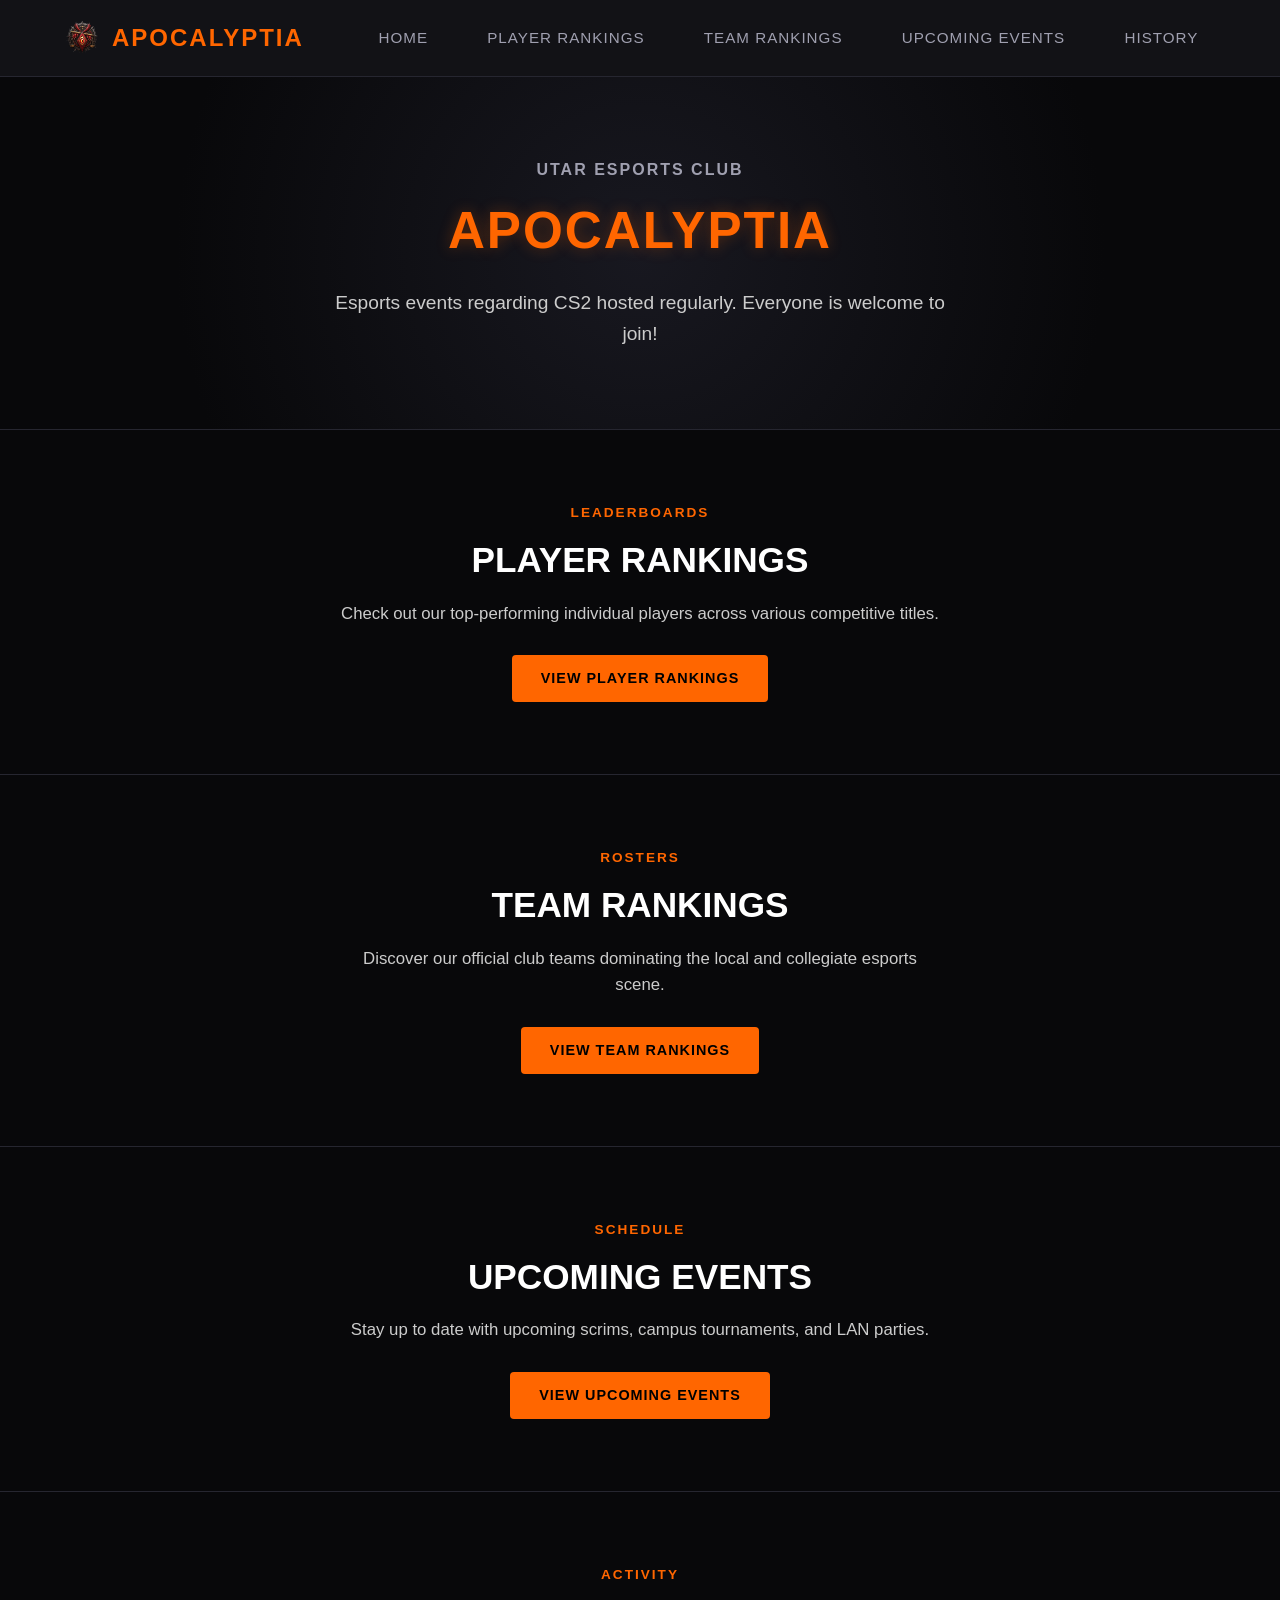
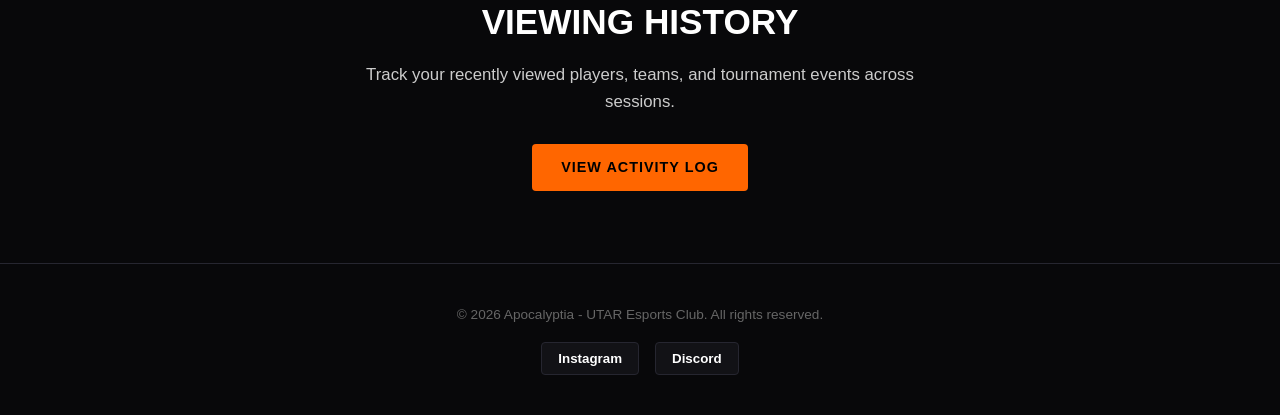
<file: index.html>
<!DOCTYPE html>
<html lang="en">
<head>
  <meta charset="UTF-8">
  <meta name="viewport" content="width=device-width, initial-scale=1.0">
  <title>Apocalyptia Esports</title>
  <link rel="stylesheet" href="style.css">
</head>
<body>

  <!-- Header Container -->
  <div id="header-placeholder"></div>

  <!-- Backdrop overlay when drawer is open -->
  <div id="nav-overlay" class="nav-overlay"></div>

  <!-- Main Content Area -->
  <main>

    <!-- Banner Section -->
    <section class="banner">
      <div class="section-content">
        <span class="sub-heading">UTAR Esports Club</span>
        <h2>Apocalyptia</h2>
        <p>Esports events regarding CS2 hosted regularly. Everyone is welcome to join!</p>
      </div>
    </section>

    <!-- Section 1: Player Rankings -->
    <section class="page-section">
      <div class="section-content">
        <span class="sub-heading">Leaderboards</span>
        <h2>Player Rankings</h2>
        <p>Check out our top-performing individual players across various competitive titles.</p>
        <a href="player-rankings.html" class="btn">View Player Rankings</a>
      </div>
    </section>

    <!-- Section 2: Team Rankings -->
    <section class="page-section">
      <div class="section-content">
        <span class="sub-heading">Rosters</span>
        <h2>Team Rankings</h2>
        <p>Discover our official club teams dominating the local and collegiate esports scene.</p>
        <a href="team-rankings.html" class="btn">View Team Rankings</a>
      </div>
    </section>

    <!-- Section 3: Upcoming Events -->
    <section class="page-section">
      <div class="section-content">
        <span class="sub-heading">Schedule</span>
        <h2>Upcoming Events</h2>
        <p>Stay up to date with upcoming scrims, campus tournaments, and LAN parties.</p>
        <a href="upcoming-events.html" class="btn">View Upcoming Events</a>
      </div>
    </section>

    <!-- Section 4: Viewing History -->
    <section class="page-section">
      <div class="section-content">
        <span class="sub-heading">Activity</span>
        <h2>Viewing History</h2>
        <p>Track your recently viewed players, teams, and tournament events across sessions.</p>
        <a href="history.html" class="btn">View Activity Log</a>
      </div>
    </section>

  </main>

  <div id="footer-placeholder"></div>
  
  <!-- Global Scripts -->
  <script src="https://code.jquery.com/jquery-3.7.1.min.js"></script>
  <script src="layout.js"></script>
  <script src="nav.js"></script>
  <script src="tracker.js"></script>
</body>
</html>
</file>
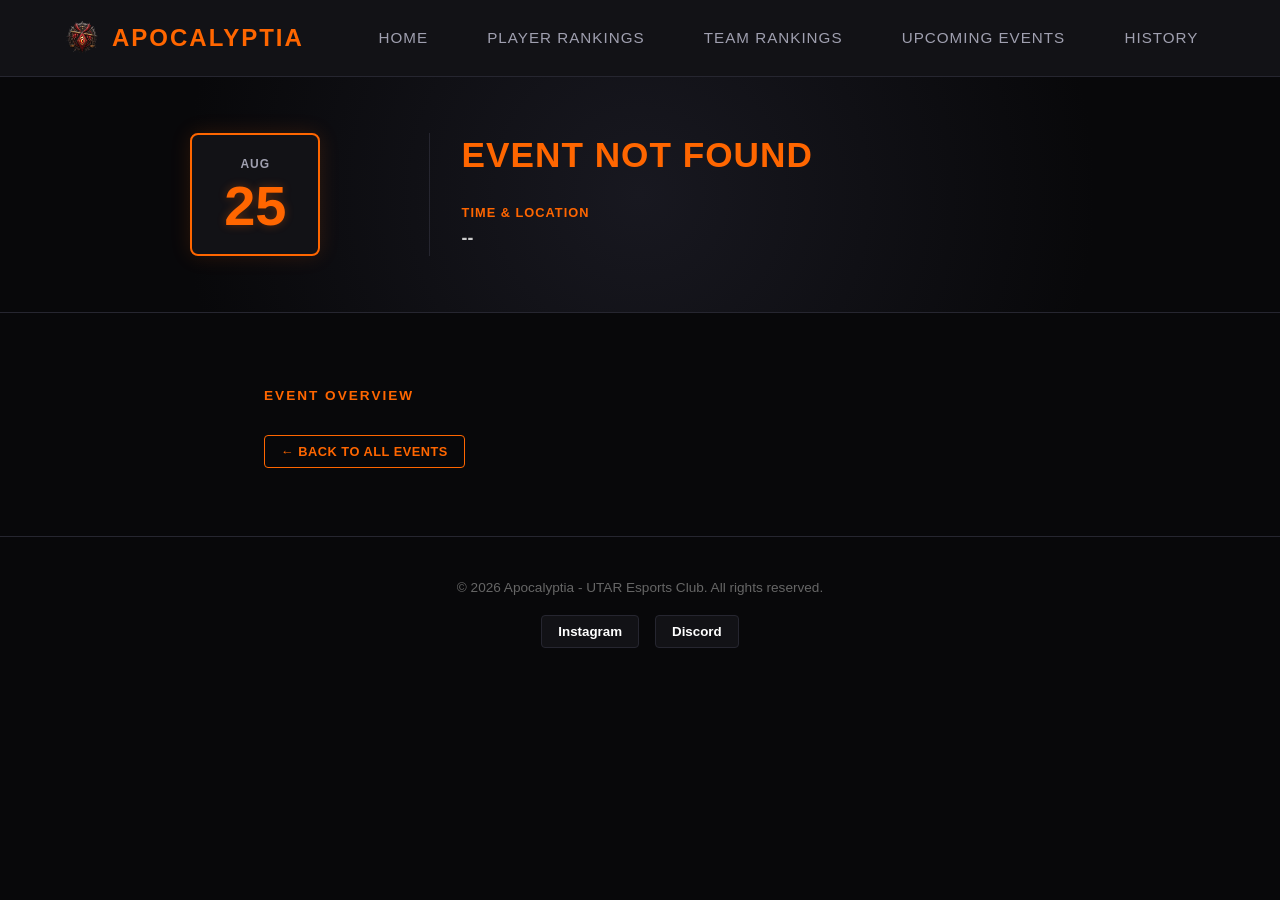
<file: event.html>
<!DOCTYPE html>
<html lang="en">
<head>
  <meta charset="UTF-8">
  <meta name="viewport" content="width=device-width, initial-scale=1.0">
  <title>Apocalyptia Esports</title>
  <link rel="stylesheet" href="style.css">
</head>
<body>

  <!-- Header Container -->
  <div id="header-placeholder"></div>

  <!-- Backdrop overlay when drawer is open -->
  <div id="nav-overlay" class="nav-overlay"></div>

  <main>
    <section class="player-banner-section">
      <div class="player-banner-container">
        
        <!-- Left Section (~30%): Date & Time Box -->
        <div class="player-profile-left">
          <div class="rating-box" style="margin-bottom: 0;">
            <span id="event-month" class="rating-label">AUG</span>
            <div id="event-day" class="rating-score" style="font-size: 3.5rem;">25</div>
          </div>
        </div>

        <!-- Right Section (~70%): Event Name & Location -->
        <div class="player-profile-right">
          <div class="profile-meta">
            <h1 id="event-title" class="profile-name" style="font-size: 2.2rem; color: #ff6600;">Loading...</h1>
            <div class="meta-item" style="margin-top: 0.5rem;">
              <span class="meta-label">Time & Location</span>
              <span id="event-time-loc" class="meta-value" style="font-size: 1.1rem; color: #cccccc;">--</span>
            </div>
          </div>
        </div>

      </div>
    </section>

    <!-- Detailed Info -->
    <section class="page-section">
      <div class="section-content" style="max-width: 800px; text-align: left;">
        <span class="sub-heading">Event Overview</span>
        <p id="event-desc" style="font-size: 1.2rem; color: #ffffff; margin-bottom: 1.5rem;"></p>
        <p id="event-details" style="color: #a0a0b0; line-height: 1.8;"></p>
        
        <div style="margin-top: 2rem;">
          <a href="upcoming-events.html" class="btn-sm">← Back to All Events</a>
        </div>
      </div>
    </section>
  </main>

  <div id="footer-placeholder"></div>

  <script src="events.js"></script>
  <script src="tracker.js"></script>
  <script>
    const urlParams = new URLSearchParams(window.location.search);
    const eventId = urlParams.get('id');

    const event = eventsData.find(e => e.id === eventId);

    if (event) {
      // Record the visit in local/session storage
      trackPageVisit(event.title, 'event');
      
      document.title = `${event.title} - Apocalyptia`;
      document.getElementById('event-title').textContent = event.title;
      document.getElementById('event-month').textContent = event.month;
      document.getElementById('event-day').textContent = event.day;
      document.getElementById('event-time-loc').textContent = `🕒 ${event.time} | 📍 ${event.location}`;
      document.getElementById('event-desc').textContent = event.description;
      document.getElementById('event-details').textContent = event.details;
    } else {
      document.getElementById('event-title').textContent = "Event Not Found";
    }
  </script>
  
  <!-- Global Scripts -->
  <!-- Load jQuery CDN -->
  <script src="https://code.jquery.com/jquery-3.7.1.min.js"></script>
  <script src="layout.js"></script>
  <script src="nav.js"></script>
</body>
</html>
</file>
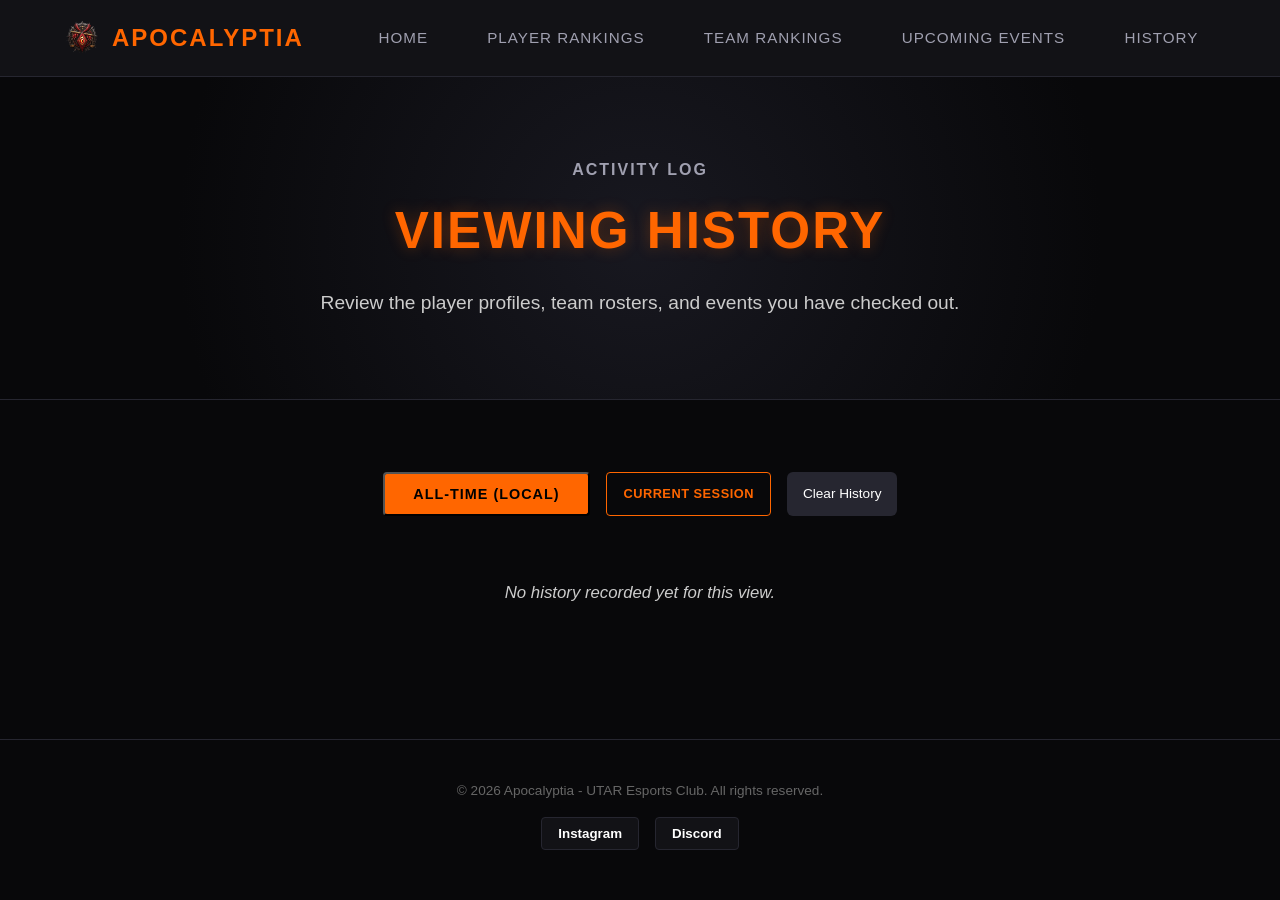
<file: history.html>
<!DOCTYPE html>
<html lang="en">
<head>
  <meta charset="UTF-8">
  <meta name="viewport" content="width=device-width, initial-scale=1.0">
  <title>Viewing History - Apocalyptia</title>
  <link rel="stylesheet" href="style.css">
</head>
<body>

  <div id="header-placeholder"></div>
  <div id="nav-overlay" class="nav-overlay"></div>

  <main>
    <section class="banner">
      <div class="section-content">
        <span class="sub-heading">Activity Log</span>
        <h2>Viewing History</h2>
        <p>Review the player profiles, team rosters, and events you have checked out.</p>
      </div>
    </section>

    <section class="page-section">
      <div class="section-content">
        <!-- Storage Switcher Tabs -->
        <div class="history-tabs">
          <button id="btn-local" class="btn">All-Time (Local)</button>
          <button id="btn-session" class="btn-sm">Current Session</button>
          <button id="btn-clear" class="btn-clear">Clear History</button>
        </div>

        <!-- Dynamic Container -->
        <div id="history-container" class="history-card-list"></div>
      </div>
    </section>
  </main>

  <div id="footer-placeholder"></div>

  <script src="https://code.jquery.com/jquery-3.7.1.min.js"></script>
  <script src="layout.js"></script>
  <script src="nav.js"></script>
  <script>
    let activeMode = 'local';

    function renderHistory() {
      const storageKey = activeMode === 'local' ? 'apocalyptia_history' : 'apocalyptia_session_history';
      const rawData = activeMode === 'local' ? localStorage.getItem(storageKey) : sessionStorage.getItem(storageKey);
      const logs = JSON.parse(rawData) || [];

      const container = $('#history-container');
      container.empty();

      if (logs.length === 0) {
        container.html('<p class="empty-msg">No history recorded yet for this view.</p>');
        return;
      }

      logs.forEach(item => {
        const card = `
          <div class="history-item">
            <div class="history-item-info">
              <h3>${item.title}</h3>
              <div>
                <span class="history-badge">${item.category}</span>
                <span class="history-time">Visited: ${item.timestamp}</span>
              </div>
            </div>
            <a href="${item.url}" class="btn-sm">Revisit</a>
          </div>
        `;
        container.append(card);
      });
    }

    $(document).ready(function() {
      renderHistory();

      $('#btn-local').click(function() {
        activeMode = 'local';
        $(this).removeClass('btn-sm').addClass('btn');
        $('#btn-session').removeClass('btn').addClass('btn-sm');
        renderHistory();
      });

      $('#btn-session').click(function() {
        activeMode = 'session';
        $(this).removeClass('btn-sm').addClass('btn');
        $('#btn-local').removeClass('btn').addClass('btn-sm');
        renderHistory();
      });

      $('#btn-clear').click(function() {
        if (confirm('Clear history for ' + activeMode + ' storage?')) {
          if (activeMode === 'local') {
            localStorage.removeItem('apocalyptia_history');
          } else {
            sessionStorage.removeItem('apocalyptia_session_history');
          }
          renderHistory();
        }
      });
    });
  </script>
</body>
</html>
</file>
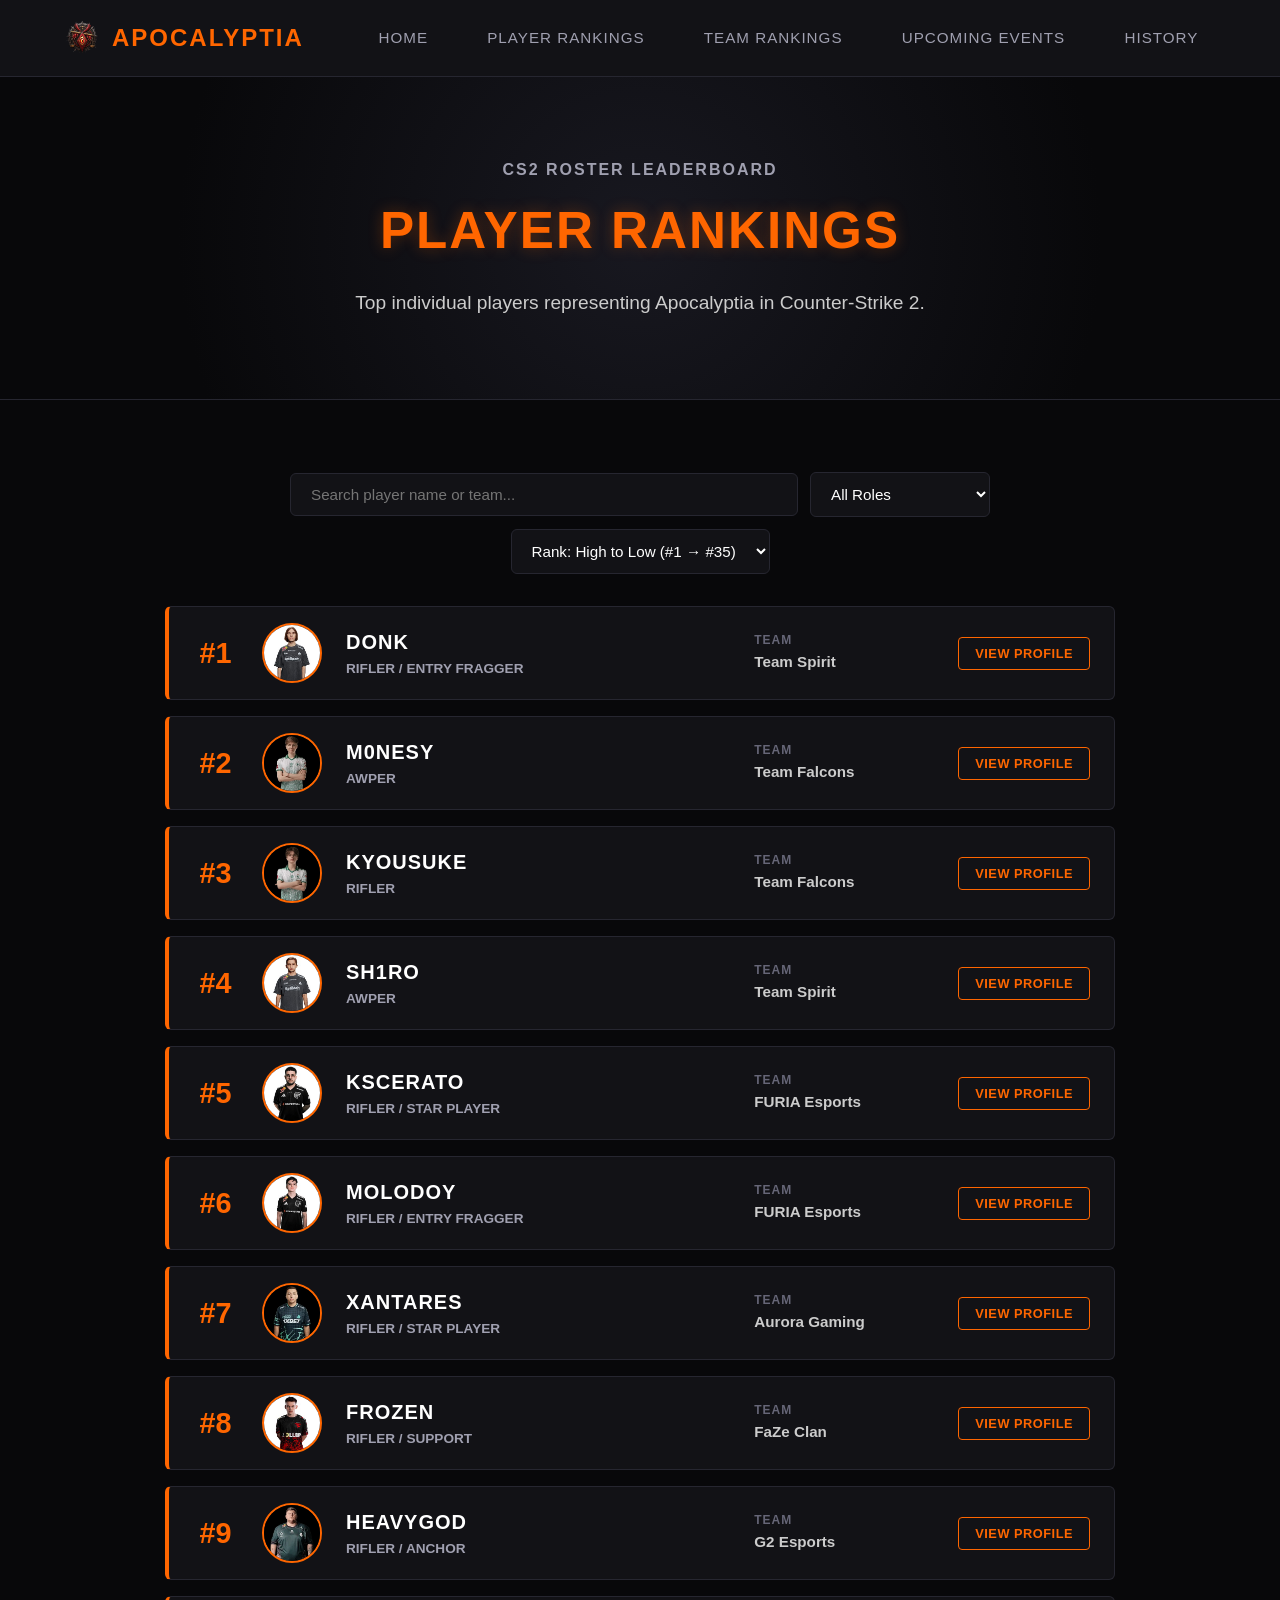
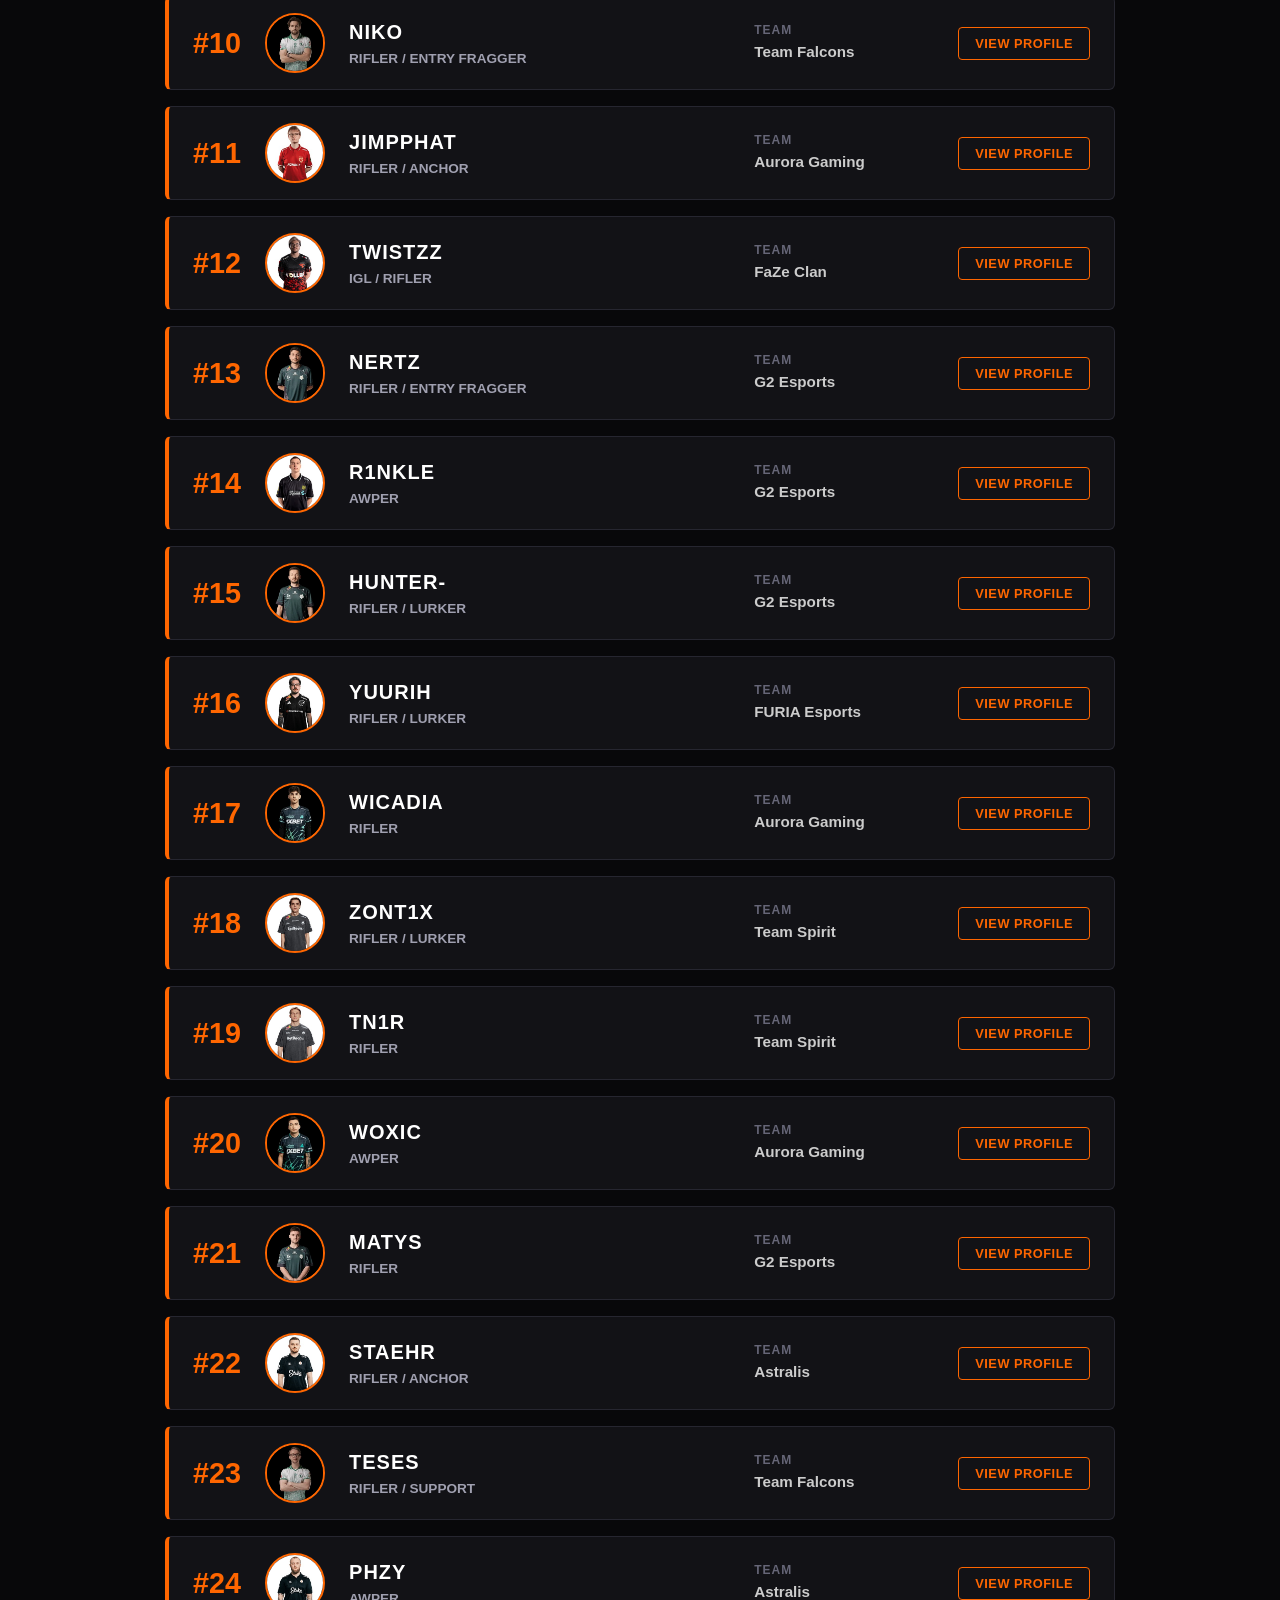
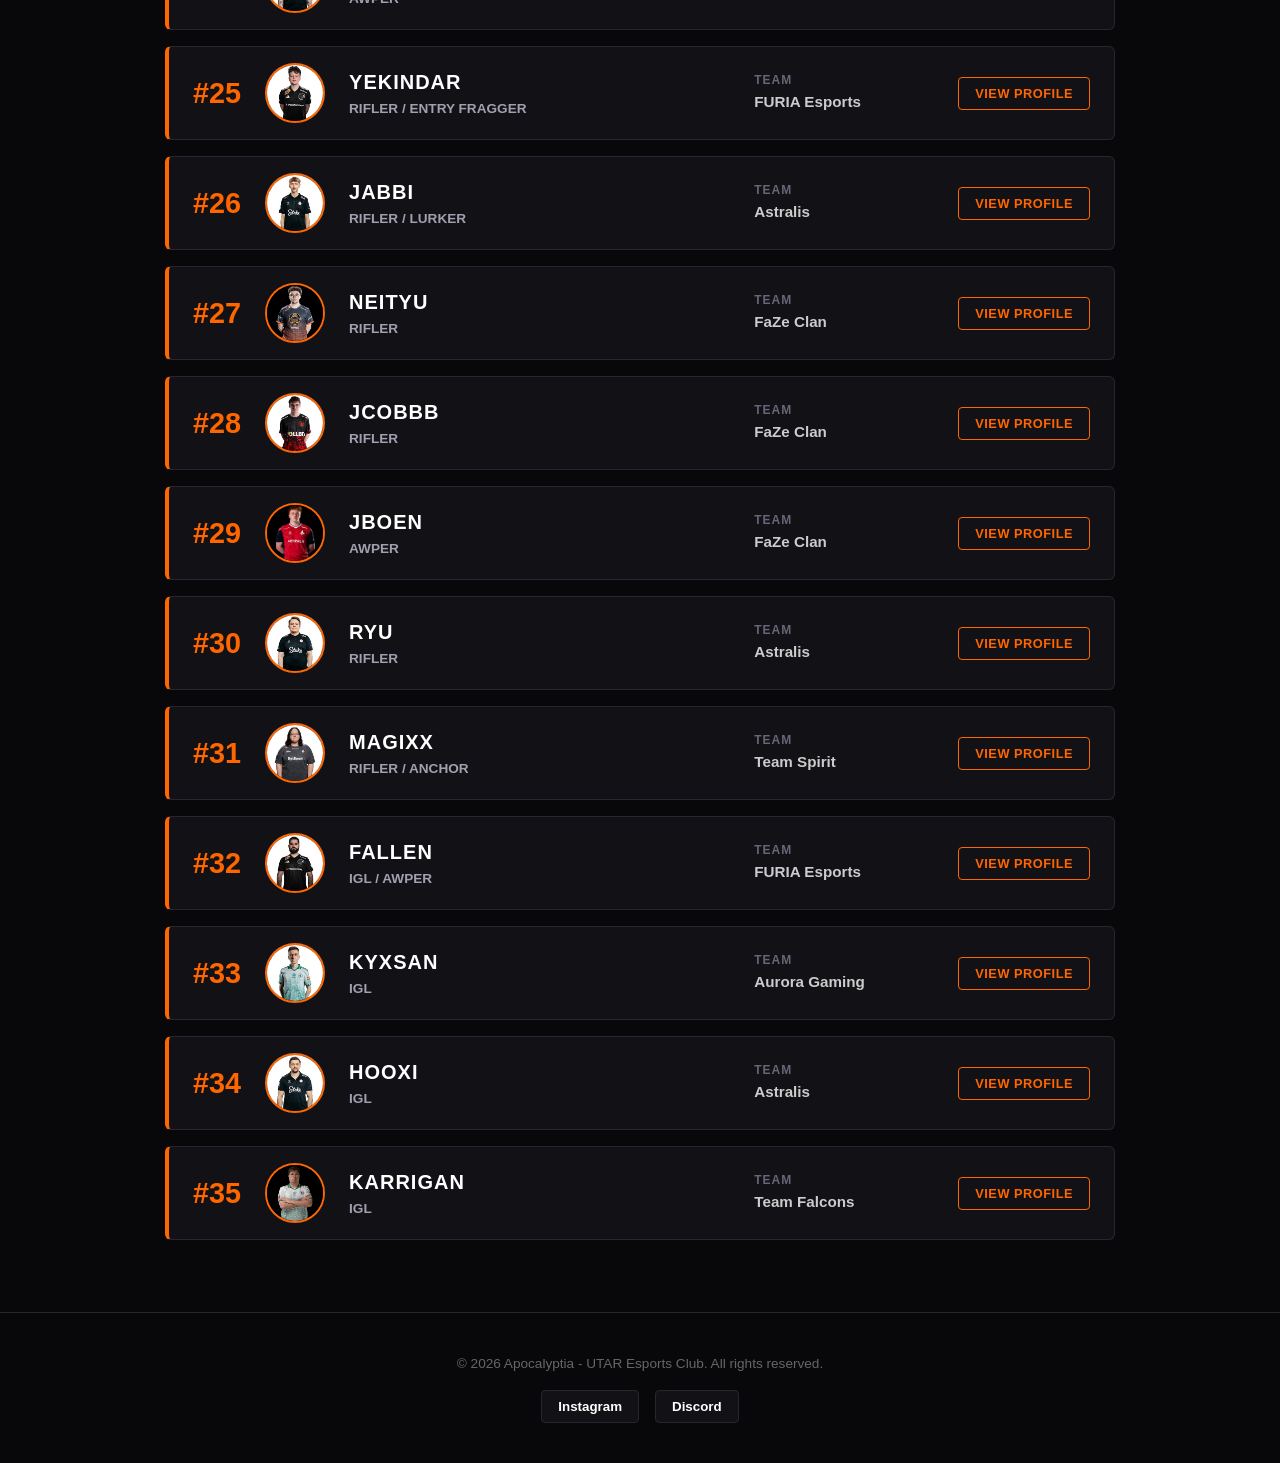
<file: player-rankings.html>
<!DOCTYPE html>
<html lang="en">
<head>
  <meta charset="UTF-8">
  <meta name="viewport" content="width=device-width, initial-scale=1.0">
  <title>Apocalyptia Esports</title>
  <link rel="stylesheet" href="style.css">
</head>
<body>

  <!-- Header Container -->
  <div id="header-placeholder"></div>

  <!-- Backdrop overlay when drawer is open -->
  <div id="nav-overlay" class="nav-overlay"></div>

  <main>
    <section class="banner">
      <div class="section-content">
        <span class="sub-heading">CS2 Roster Leaderboard</span>
        <h2>Player Rankings</h2>
        <p>Top individual players representing Apocalyptia in Counter-Strike 2.</p>
      </div>
    </section>

    <section class="page-section">
      <div class="section-content">
        
        <!-- Search, Filter & Sort Controls -->
        <div class="search-container">
          <input 
            type="text" 
            id="player-search" 
            class="search-input" 
            placeholder="Search player name or team..."
          >
          
          <!-- Role Filter Dropdown -->
          <select id="role-select" class="search-select">
            <option value="">All Roles</option>
            <option value="IGL">IGL</option>
            <option value="Awper">Awper</option>
            <option value="Entry Fragger">Entry Fragger</option>
            <option value="Rifler">Rifler</option>
            <option value="Support">Support</option>
            <option value="Lurker">Lurker</option>
            <option value="Anchor">Anchor</option>
          </select>

          <!-- Sort Select Dropdown -->
          <select id="sort-select" class="search-select">
            <option value="rank-asc">Rank: High to Low (#1 → #35)</option>
            <option value="rank-desc">Rank: Low to High (#35 → #1)</option>
            <option value="rating-desc">Rating: Highest First</option>
            <option value="rating-asc">Rating: Lowest First</option>
            <option value="name-asc">Name: A to Z</option>
            <option value="name-desc">Name: Z to A</option>
            <option value="age-asc">Age: Youngest First</option>
            <option value="age-desc">Age: Oldest First</option>
          </select>

          <button id="clear-search" class="btn-clear" style="display: none;">Clear</button>
        </div>

        <!-- Target Container for Dynamic Cards -->
        <div id="player-list" class="player-list"></div>

      </div>
    </section>
  </main>

  <div id="footer-placeholder"></div>

  <!-- Scripts -->
  <script src="cookies.js"></script>
  <script src="players.js"></script>
  <script>
    const container = document.getElementById('player-list');
    const searchInput = document.getElementById('player-search');
    const roleSelect = document.getElementById('role-select');
    const sortSelect = document.getElementById('sort-select');
    const clearBtn = document.getElementById('clear-search');

    // Helper function to handle sorting on an array
    function sortPlayerData(data, sortKey) {
      const [property, direction] = sortKey.split('-');
      
      return [...data].sort((a, b) => {
        let valA = a[property];
        let valB = b[property];

        // Parse numerical values if sorting by rank, rating, or age
        if (property === 'rank' || property === 'rating' || property === 'age') {
          valA = parseFloat(valA);
          valB = parseFloat(valB);
        } else if (typeof valA === 'string') {
          valA = valA.toLowerCase();
          valB = valB.toLowerCase();
        }

        if (direction === 'asc') {
          return valA > valB ? 1 : valA < valB ? -1 : 0;
        } else {
          return valA < valB ? 1 : valA > valB ? -1 : 0;
        }
      });
    }

    function renderPlayers(textQuery = '', roleQuery = '', sortQuery = 'rank-asc') {
      container.innerHTML = '';

      // 1. Filter dataset
      const filtered = playersData.filter(player => {
        const textMatch = 
          player.name.toLowerCase().includes(textQuery.toLowerCase()) ||
          player.teamName.toLowerCase().includes(textQuery.toLowerCase());

        const roleMatch = roleQuery === '' || 
          player.role.toLowerCase().includes(roleQuery.toLowerCase());

        return textMatch && roleMatch;
      });

      if (filtered.length === 0) {
        container.innerHTML = `<p style="color: #a0a0b0; text-align: center; margin-top: 2rem;">No players found matching your filters.</p>`;
        return;
      }

      // 2. Sort filtered dataset
      const sorted = sortPlayerData(filtered, sortQuery);

      // 3. Render DOM cards
      sorted.forEach(player => {
        const card = document.createElement('div');
        card.className = 'player-card';

        card.innerHTML = `
          <div class="card-rank">#${player.rank}</div>
          <div class="card-avatar">
            <img src="${player.avatar}" alt="${player.name} Avatar">
          </div>
          <div class="card-details">
            <a href="player.html?id=${player.id}" class="player-name">${player.name}</a>
            <span class="player-role">${player.role}</span>
          </div>
          <div class="card-team">
            <span class="team-label">Team</span>
            <a href="${player.teamUrl}" class="team-name">${player.teamName}</a>
          </div>
          <div class="card-action">
            <a href="player.html?id=${player.id}" class="btn-sm">View Profile</a>
          </div>
        `;
        container.appendChild(card);
      });
    }

    function updateFiltersAndCookies() {
      const textQuery = searchInput.value.trim();
      const roleQuery = roleSelect.value;
      const sortQuery = sortSelect.value;

      // Persist preferences in cookies
      setCookie('playerSearchQuery', textQuery, 30);
      setCookie('playerRoleQuery', roleQuery, 30);
      setCookie('playerSortQuery', sortQuery, 30);

      // Show/hide clear button
      clearBtn.style.display = (textQuery || roleQuery || sortQuery !== 'rank-asc') ? 'inline-block' : 'none';

      renderPlayers(textQuery, roleQuery, sortQuery);
    }

    // Load filter and sort preferences from cookies on page load
    const savedText = getCookie('playerSearchQuery');
    const savedRole = getCookie('playerRoleQuery');
    const savedSort = getCookie('playerSortQuery');

    if (savedText) searchInput.value = savedText;
    if (savedRole) roleSelect.value = savedRole;
    if (savedSort) sortSelect.value = savedSort;

    if (savedText || savedRole || (savedSort && savedSort !== 'rank-asc')) {
      clearBtn.style.display = 'inline-block';
    }

    renderPlayers(searchInput.value.trim(), roleSelect.value, sortSelect.value);

    // Event Listeners
    searchInput.addEventListener('input', updateFiltersAndCookies);
    roleSelect.addEventListener('change', updateFiltersAndCookies);
    sortSelect.addEventListener('change', updateFiltersAndCookies);

    // Clear filters and reset sort
    clearBtn.addEventListener('click', () => {
      searchInput.value = '';
      roleSelect.value = '';
      sortSelect.value = 'rank-asc';
      setCookie('playerSearchQuery', '', -1);
      setCookie('playerRoleQuery', '', -1);
      setCookie('playerSortQuery', '', -1);
      clearBtn.style.display = 'none';
      renderPlayers();
    });
  </script>
  
  <!-- Global Scripts -->
  <script src="https://code.jquery.com/jquery-3.7.1.min.js"></script>
  <script src="layout.js"></script>
  <script src="nav.js"></script>
</body>
</html>
</file>
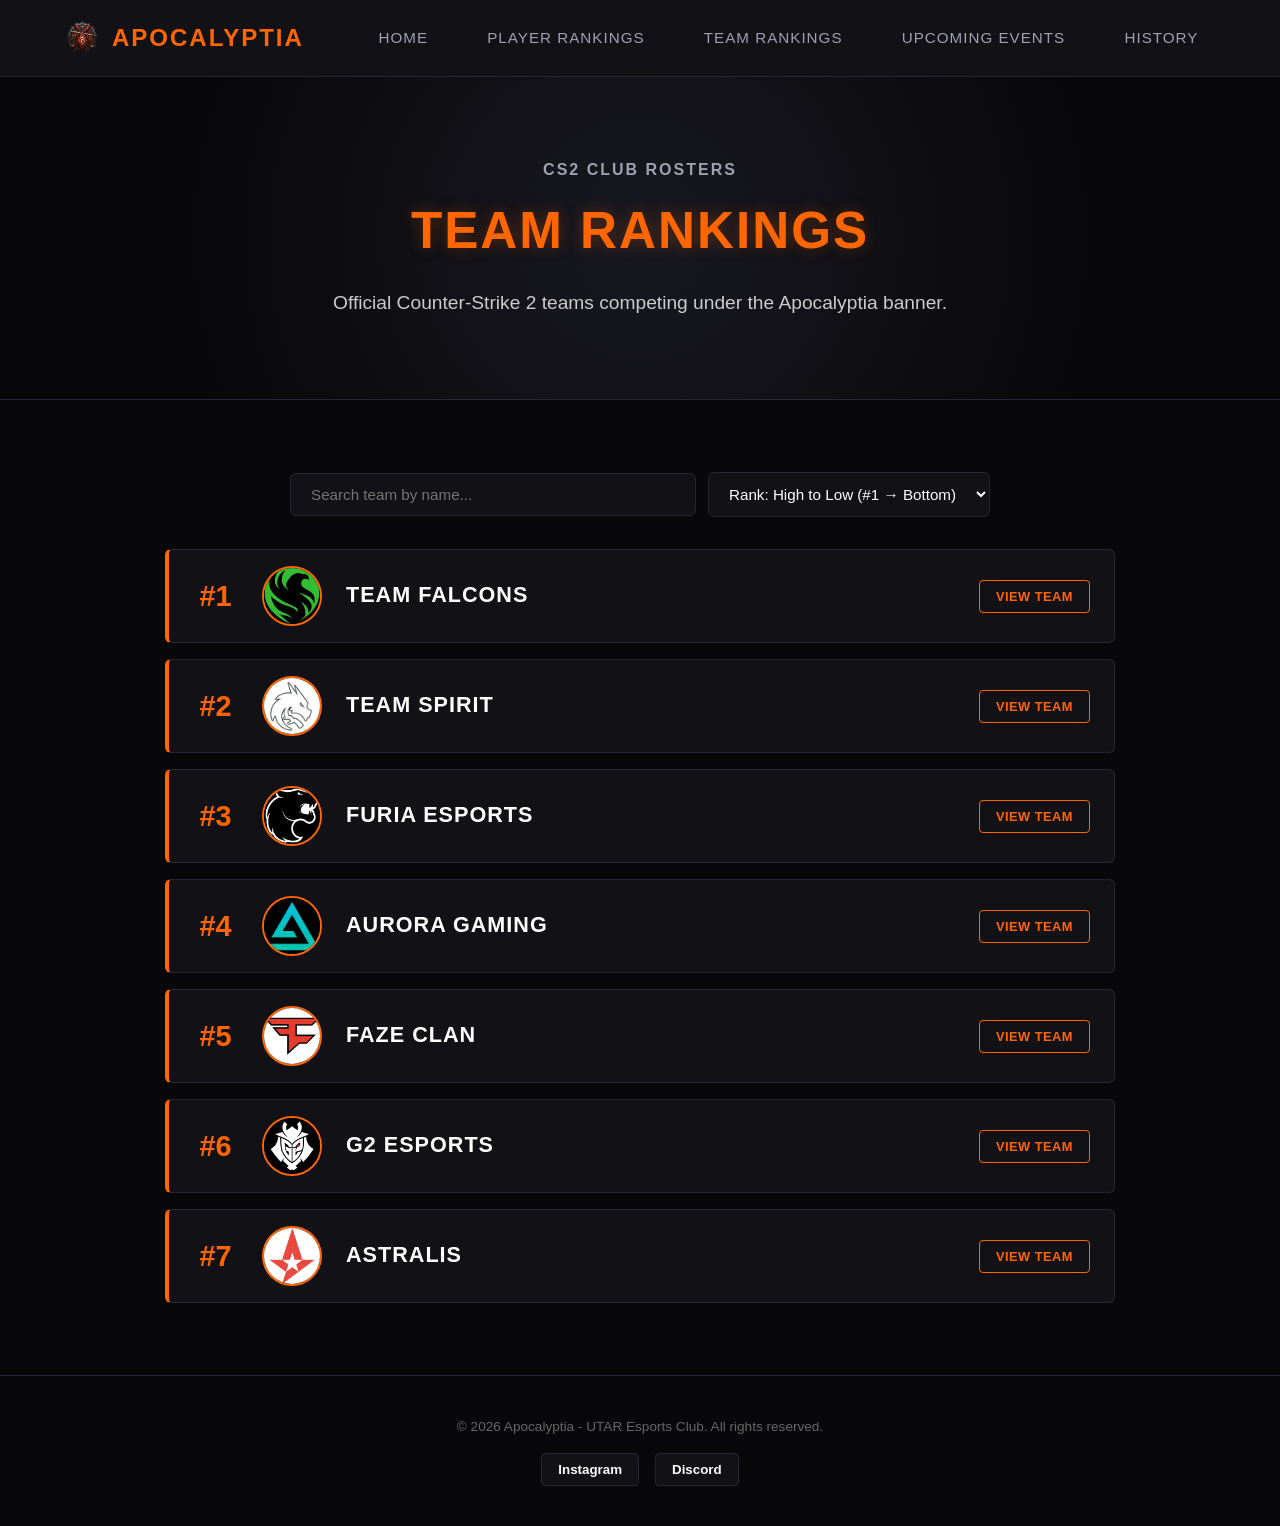
<file: team-rankings.html>
<!DOCTYPE html>
<html lang="en">
<head>
  <meta charset="UTF-8">
  <meta name="viewport" content="width=device-width, initial-scale=1.0">
  <title>Apocalyptia Esports</title>
  <link rel="stylesheet" href="style.css">
</head>
<body>

  <!-- Header Container -->
  <div id="header-placeholder"></div>

  <!-- Backdrop overlay when drawer is open -->
  <div id="nav-overlay" class="nav-overlay"></div>

  <main>
    <section class="banner">
      <div class="section-content">
        <span class="sub-heading">CS2 Club Rosters</span>
        <h2>Team Rankings</h2>
        <p>Official Counter-Strike 2 teams competing under the Apocalyptia banner.</p>
      </div>
    </section>

    <section class="page-section">
      <div class="section-content">
        
        <!-- Search, Filter & Sort Controls -->
        <div class="search-container">
          <input 
            type="text" 
            id="team-search" 
            class="search-input" 
            placeholder="Search team by name..."
          >
          
          <!-- Sort Select Dropdown -->
          <select id="team-sort-select" class="search-select">
            <option value="rank-asc">Rank: High to Low (#1 → Bottom)</option>
            <option value="rank-desc">Rank: Low to High (Bottom → #1)</option>
            <option value="name-asc">Name: A to Z</option>
            <option value="name-desc">Name: Z to A</option>
          </select>

          <button id="clear-team-search" class="btn-clear" style="display: none;">Clear</button>
        </div>

        <div id="team-list" class="team-list"></div>

      </div>
    </section>
  </main>

  <div id="footer-placeholder"></div>

  <!-- Scripts -->
  <script src="cookies.js"></script>
  <script src="teams.js"></script>
  <script>
    const container = document.getElementById('team-list');
    const searchInput = document.getElementById('team-search');
    const sortSelect = document.getElementById('team-sort-select');
    const clearBtn = document.getElementById('clear-team-search');

    // Helper function to handle sorting on teams array
    function sortTeamData(data, sortKey) {
      const [property, direction] = sortKey.split('-');

      return [...data].sort((a, b) => {
        let valA = a[property];
        let valB = b[property];

        if (property === 'rank') {
          valA = parseFloat(valA);
          valB = parseFloat(valB);
        } else if (typeof valA === 'string') {
          valA = valA.toLowerCase();
          valB = valB.toLowerCase();
        }

        if (direction === 'asc') {
          return valA > valB ? 1 : valA < valB ? -1 : 0;
        } else {
          return valA < valB ? 1 : valA > valB ? -1 : 0;
        }
      });
    }

    function renderTeams(filterText = '', sortKey = 'rank-asc') {
      container.innerHTML = '';

      // 1. Filter dataset
      const filtered = teamsData.filter(team => 
        team.name.toLowerCase().includes(filterText.toLowerCase())
      );

      if (filtered.length === 0) {
        container.innerHTML = `<p style="color: #a0a0b0; text-align: center; margin-top: 2rem;">No teams found matching "${filterText}"</p>`;
        return;
      }

      // 2. Sort dataset
      const sorted = sortTeamData(filtered, sortKey);

      // 3. Render DOM cards
      sorted.forEach(team => {
        const card = document.createElement('div');
        card.className = 'team-card';

        card.innerHTML = `
          <div class="card-rank">#${team.rank}</div>
          <div class="card-avatar">
            <img src="${team.logo}" alt="${team.name} Logo">
          </div>
          <div class="card-details">
            <a href="team.html?id=${team.id}" class="team-card-title">${team.name}</a>
          </div>
          <div class="card-action">
            <a href="team.html?id=${team.id}" class="btn-sm">View Team</a>
          </div>
        `;
        container.appendChild(card);
      });
    }

    function updateFiltersAndCookies() {
      const query = searchInput.value.trim();
      const sortQuery = sortSelect.value;

      // Save preferences in cookies
      setCookie('teamSearchQuery', query, 30);
      setCookie('teamSortQuery', sortQuery, 30);

      // Show/hide clear button
      clearBtn.style.display = (query || sortQuery !== 'rank-asc') ? 'inline-block' : 'none';

      renderTeams(query, sortQuery);
    }

    // Load filter and sort preferences from Cookies on page load
    const savedFilter = getCookie('teamSearchQuery');
    const savedSort = getCookie('teamSortQuery');

    if (savedFilter) searchInput.value = savedFilter;
    if (savedSort) sortSelect.value = savedSort;

    if (savedFilter || (savedSort && savedSort !== 'rank-asc')) {
      clearBtn.style.display = 'inline-block';
    }

    renderTeams(searchInput.value.trim(), sortSelect.value);

    // Event Listeners
    searchInput.addEventListener('input', updateFiltersAndCookies);
    sortSelect.addEventListener('change', updateFiltersAndCookies);

    // Clear search filter & reset sort
    clearBtn.addEventListener('click', () => {
      searchInput.value = '';
      sortSelect.value = 'rank-asc';
      setCookie('teamSearchQuery', '', -1);
      setCookie('teamSortQuery', '', -1);
      clearBtn.style.display = 'none';
      renderTeams();
    });
  </script>
  
  <!-- Global Scripts -->
  <script src="https://code.jquery.com/jquery-3.7.1.min.js"></script>
  <script src="layout.js"></script>
  <script src="nav.js"></script>
</body>
</html>
</file>
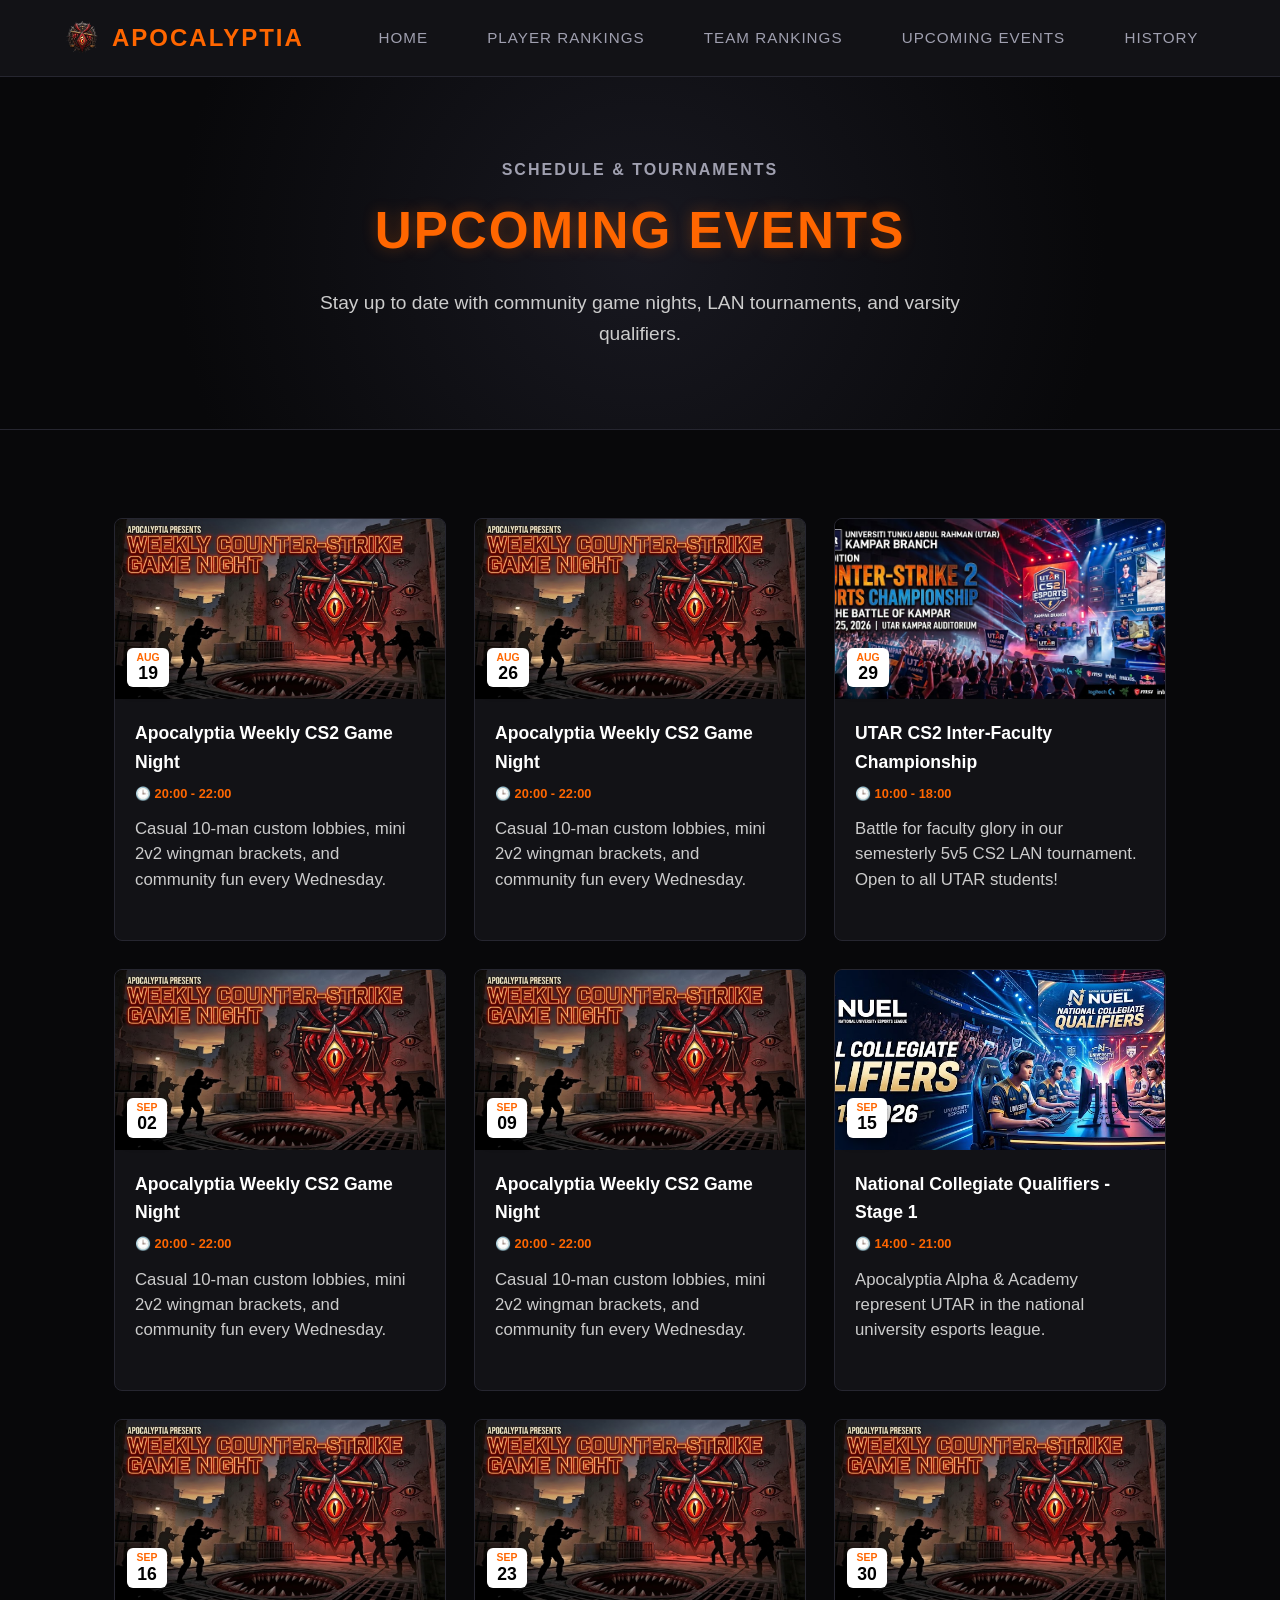
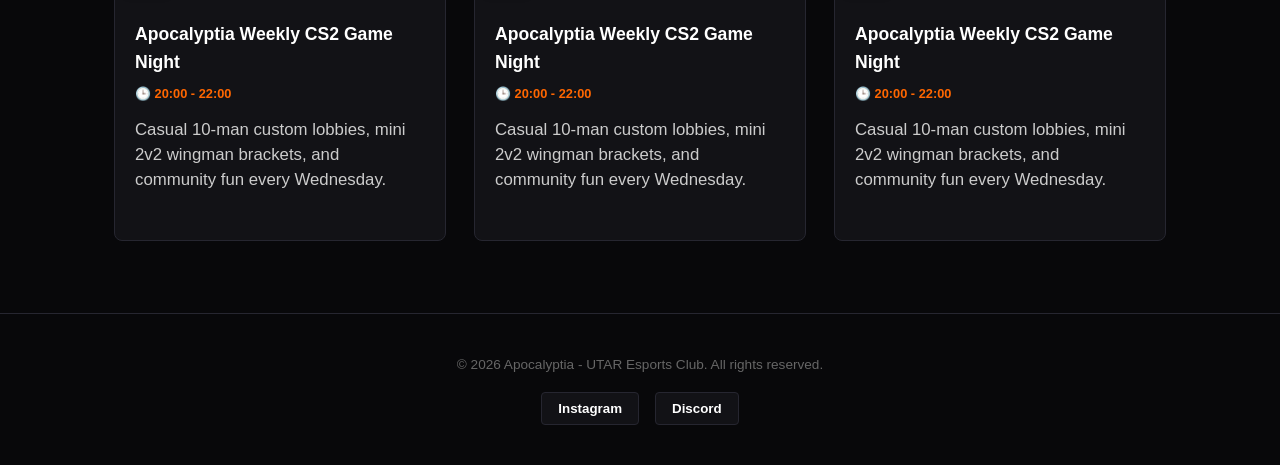
<file: upcoming-events.html>
<!DOCTYPE html>
<html lang="en">
<head>
  <meta charset="UTF-8">
  <meta name="viewport" content="width=device-width, initial-scale=1.0">
  <title>Apocalyptia Esports</title>
  <link rel="stylesheet" href="style.css">
</head>
<body>

  <!-- Header Container -->
  <div id="header-placeholder"></div>

  <!-- Backdrop overlay when drawer is open -->
  <div id="nav-overlay" class="nav-overlay"></div>

  <main>
    <!-- Page Banner -->
    <section class="banner">
      <div class="section-content">
        <span class="sub-heading">Schedule & Tournaments</span>
        <h2>Upcoming Events</h2>
        <p>Stay up to date with community game nights, LAN tournaments, and varsity qualifiers.</p>
      </div>
    </section>

    <!-- Events Grid Section -->
    <section class="page-section">
      <div class="section-content">
        <div id="events-grid" class="events-grid"></div>
      </div>
    </section>
  </main>

  <div id="footer-placeholder"></div>

  <script src="events.js"></script>
  <script>
    const container = document.getElementById('events-grid');

    eventsData.forEach(event => {
      const card = document.createElement('a');
      card.className = 'event-card';
      card.href = `event.html?id=${event.id}`;

      card.innerHTML = `
        <div class="event-image-wrapper">
          <img src="${event.banner}" alt="${event.title}" class="event-image">
          <div class="date-badge">
            <span class="badge-month">${event.month}</span>
            <span class="badge-day">${event.day}</span>
          </div>
        </div>
        <div class="event-content">
          <h3 class="event-title">${event.title}</h3>
          <div class="event-meta">
            <span>🕒 ${event.time}</span>
          </div>
          <p class="event-desc">${event.description}</p>
        </div>
      `;

      container.appendChild(card);
    });
  </script>
  
  <!-- Global Scripts -->
  <!-- Load jQuery CDN -->
  <script src="https://code.jquery.com/jquery-3.7.1.min.js"></script>
  <script src="layout.js"></script>
  <script src="nav.js"></script>
</body>
</html>
</file>
<file: style.css>
/* ==========================================================================
   1. GLOBAL STYLES & RESET
   ========================================================================== */
* {
  margin: 0;
  padding: 0;
  box-sizing: border-box;
}

body {
  background-color: #08080a; /* Dark sleek background */
  color: #f5f5f5;
  font-family: 'Segoe UI', Tahoma, Geneva, Verdana, sans-serif;
  line-height: 1.6;
}

a {
  color: #ff6600;
  text-decoration: none;
  transition: all 0.3s ease;
}

/* Prevent horizontal scrolling on mobile without breaking position: sticky */
html, body {
  overflow-x: clip; 
}

/* ==========================================================================
   2. HEADER & NAVIGATION BAR
   ========================================================================== */
/* The parent wrapper dynamically injected by layout.js receives sticky bounds */
#header-placeholder {
  position: sticky;
  top: 0;
  z-index: 1000;
  width: 100%;
}

header {
  background-color: #121216;
  border-bottom: 1px solid #262630;
  width: 100%;
}

/* Flex container to align logo on left and links on right */
.nav-container {
  max-width: 1200px;
  margin: 0 auto;
  display: flex;
  align-items: center;
  justify-content: space-between;
  padding: 1rem 1.5rem;
}

/* Brand Logo + Text Group */
.brand-logo {
  display: flex;
  align-items: center;
  gap: 0.75rem;
  text-decoration: none;
  color: #ffffff;
  font-weight: 700;
  font-size: 1.25rem;
}

.brand-logo img {
  height: 36px;
  width: auto;
  object-fit: contain;
}

.brand-logo span {
  color: #ff6600;
  font-size: 1.5rem;
  font-weight: 900;
  letter-spacing: 2px;
  text-transform: uppercase;
}

.brand-logo:hover span {
  color: #ff8533;
}

/* Navigation Links */
.navbar ul {
  display: flex;
  align-items: center;
  list-style: none;
  gap: 1.5rem;
  margin: 0;
  padding: 0;
}

.navbar a {
  display: block;
  padding: 0.6rem 1.1rem;
  color: #a0a0b0;
  font-weight: 500;
  font-size: 0.95rem;
  text-transform: uppercase;
  letter-spacing: 1px;
  position: relative;
  transition: all 0.3s ease;
  border-radius: 4px;
}

.navbar a:hover,
.navbar a.active {
  color: #ff6600;
  background-color: #1a1a20;
}

.navbar a.active::after,
.navbar a:hover::after {
  content: '';
  position: absolute;
  bottom: 0;
  left: 0;
  width: 100%;
  height: 2px;
  background-color: #ff6600;
}

/* ==========================================================================
   3. MAIN CONTENT & SECTIONS
   ========================================================================== */
main {
  width: 100%;
}

/* Common container to align content centrally while section spans 100% width */
.section-content {
  max-width: 1100px;
  margin: 0 auto;
  padding: 0 1.5rem;
  text-align: center;
}

/* Section Subheading (similar to "WHO WE ARE" in the reference image) */
.sub-heading {
  display: block;
  color: #ff6600;
  font-size: 0.85rem;
  font-weight: 700;
  letter-spacing: 2px;
  text-transform: uppercase;
  margin-bottom: 0.5rem;
}

/* Banner Styling */
.banner {
  width: 100%;
  padding: 5rem 0;
  background: radial-gradient(circle at center, #181820 0%, #08080a 70%);
  border-bottom: 1px solid #262630;
}

.banner .sub-heading {
  color: #a0a0b0; /* Subtle muted color for UTAR Esports Club */
  font-size: 1rem;
  font-weight: 600;
  letter-spacing: 2px;
  text-transform: uppercase;
  margin-bottom: 0.5rem;
}

.banner h2 {
  font-size: 3.2rem;
  color: #ff6600; /* Bold orange accent for Apocalyptia */
  font-weight: 900;
  letter-spacing: 2px;
  margin-bottom: 1rem;
  text-transform: uppercase;
  text-shadow: 0 0 15px rgba(255, 102, 0, 0.3);
}

.banner p {
  color: #cccccc;
  font-size: 1.2rem;
  max-width: 650px;
  margin: 0 auto;
}

/* Mobile adjustments for the banner text and spacing */
@media (max-width: 768px) {
  /* Safely handle page overflow on small screens */
  html, body {
    overflow-x: clip;
  }

  /* Reduce padding on the left/right of the banner */
  .banner, 
  .banner .section-content {
    padding-left: 1rem;
    padding-right: 1rem;
  }

  /* Reduce heading size and allow long words to wrap smoothly */
  .banner h2 {
    font-size: 2.2rem;       /* Shrinks font size on mobile */
    overflow-wrap: break-word; /* Prevents text from clipping horizontally */
    word-break: break-word;
  }
}

/* Full-Width Page Sections */
.page-section {
  width: 100%;
  padding: 4.5rem 0;
  border-bottom: 1px solid #262630; /* Line section divider as seen in reference image */
}

.page-section h2 {
  color: #ffffff;
  font-size: 2.2rem;
  font-weight: 800;
  margin-bottom: 0.75rem;
  text-transform: uppercase;
}

.page-section p {
  color: #cccccc;
  font-size: 1.05rem;
  max-width: 600px;
  margin: 0 auto 1.75rem auto;
}

/* Orange Action Buttons */
.btn {
  display: inline-block;
  background-color: #ff6600;
  color: #000000;
  font-weight: 800;
  padding: 0.75rem 1.8rem;
  border-radius: 4px;
  text-transform: uppercase;
  font-size: 0.9rem;
  letter-spacing: 1px;
}

.btn:hover {
  background-color: #ff8533;
  color: #000000;
  transform: translateY(-2px);
}

/* ==========================================================================
   4. FOOTER
   ========================================================================== */
footer {
  text-align: center;
  padding: 2.5rem 1rem;
  color: #666666;
  font-size: 0.85rem;
}

.social-links {
  display: flex;
  justify-content: center;
  gap: 1rem;
  margin-top: 1rem;
}

.social-btn {
  background-color: #121216;
  color: #ffffff;
  border: 1px solid #262630;
  border-radius: 4px;
  padding: 0.5rem 1rem;
  font-weight: 700;
  cursor: pointer;
  transition: all 0.2s ease;
}

.social-btn:hover {
  border-color: #ff6600;
  color: #ff6600;
  transform: translateY(-2px);
}

/* ==========================================================================
   5. WIDE HORIZONTAL PLAYER CARDS
   ========================================================================== */
.player-list {
  display: flex;
  flex-direction: column;
  gap: 1rem;
  max-width: 950px;
  margin: 0 auto;
}

.player-card {
  background-color: #121216;
  border: 1px solid #262630;
  border-left: 4px solid #ff6600; /* Subtle orange border accent */
  border-radius: 6px;
  padding: 1rem 1.5rem;
  display: flex;
  align-items: center;
  justify-content: space-between;
  gap: 1.5rem;
  flex-wrap: wrap; /* Allows the button to drop down on small screens */
  transition: all 0.3s ease;
}

/* Mobile rule for the view button */
@media (max-width: 600px) {
  .player-card .card-action {
    width: 100%;
    text-align: center;
    margin-top: 0.5rem;
  }
}

.player-card:hover {
  background-color: #181820;
  border-color: #ff6600;
  transform: translateX(4px);
  box-shadow: 0 4px 20px rgba(255, 102, 0, 0.15);
}

/* 1. Rank Number */
.card-rank {
  font-size: 1.8rem;
  font-weight: 900;
  color: #ff6600;
  min-width: 45px;
  text-align: center;
}

/* 2. Avatar Image */
.card-avatar {
  width: 60px;
  height: 60px;
  border-radius: 50%;
  border: 2px solid #ff6600;
  overflow: hidden;
  flex-shrink: 0;
  background-color: #08080a;
}

.card-avatar img {
  width: 100%;
  height: 100%;
  object-fit: cover;
}

/* 3. Player Details (Name & Role) */
.card-details {
  display: flex;
  flex-direction: column;
  flex: 1;
  text-align: left;
}

.card-details .player-name {
  color: #ffffff;
  font-size: 1.25rem;
  font-weight: 800;
  text-transform: uppercase;
  letter-spacing: 1px;
}

.card-details .player-name:hover {
  color: #ff6600;
}

.card-details .player-role {
  color: #a0a0b0;
  font-size: 0.85rem;
  font-weight: 600;
  text-transform: uppercase;
}

/* 4. Team Information & Link */
.card-team {
  display: flex;
  flex-direction: column;
  text-align: left;
  min-width: 180px;
}

.team-label {
  color: #666677;
  font-size: 0.75rem;
  font-weight: 700;
  text-transform: uppercase;
  letter-spacing: 1px;
}

.team-name {
  color: #cccccc;
  font-weight: 700;
  font-size: 0.95rem;
  transition: color 0.2s ease;
}

.team-name:hover {
  color: #ff6600;
  text-decoration: underline;
}

/* 5. View Button */
.btn-sm {
  background-color: transparent;
  border: 1px solid #ff6600;
  color: #ff6600;
  font-weight: 700;
  font-size: 0.8rem;
  padding: 0.5rem 1rem;
  border-radius: 4px;
  text-transform: uppercase;
  letter-spacing: 0.5px;
  transition: all 0.2s ease;
  white-space: nowrap;
}

.btn-sm:hover {
  background-color: #ff6600;
  color: #000000;
}

/* Mobile Responsiveness */
@media (max-width: 650px) {
  .player-card {
    flex-wrap: wrap;
    justify-content: flex-start;
  }
  .card-team {
    width: 100%;
  }
}

/* ==========================================================================
   6. INDIVIDUAL PLAYER PROFILE & STATS
   ========================================================================== */

/* Player Hero Banner Wrapper */
.player-banner-section {
  width: 100%;
  padding: 3.5rem 0;
  background: radial-gradient(circle at center, #181820 0%, #08080a 70%);
  border-bottom: 1px solid #262630;
}

.player-banner-container {
  max-width: 1100px;
  margin: 0 auto;
  padding: 0 1.5rem;
  display: flex;
  align-items: center;
  gap: 2rem;
}

/* Left Section (~30%) */
.player-profile-left {
  flex: 0 0 30%;
  display: flex;
  flex-direction: column;
  align-items: center;
  text-align: center;
  border-right: 1px solid #262630;
  padding-right: 2rem;
}

.profile-avatar {
  width: 130px;
  height: 130px;
  border-radius: 50%;
  border: 3px solid #ff6600;
  overflow: hidden;
  margin-bottom: 1rem;
  background-color: #08080a;
}

.profile-avatar img {
  width: 100%;
  height: 100%;
  object-fit: cover;
}

.profile-name {
  font-size: 2.2rem;
  font-weight: 900;
  color: #ffffff;
  text-transform: uppercase;
  letter-spacing: 1px;
  line-height: 1.1;
}

.profile-age {
  color: #a0a0b0;
  font-size: 0.95rem;
  font-weight: 600;
  margin-top: 0.25rem;
}

.profile-age span {
  color: #ffffff;
}

/* Right Section (~70%) */
.player-profile-right {
  flex: 1;
  display: flex;
  align-items: center;
  justify-content: space-between;
  gap: 2rem;
}

.profile-meta {
  display: flex;
  flex-direction: column;
  gap: 1.25rem;
}

.meta-item {
  display: flex;
  flex-direction: column;
}

.meta-label {
  color: #ff6600;
  font-size: 0.8rem;
  font-weight: 700;
  text-transform: uppercase;
  letter-spacing: 1px;
}

.meta-value {
  color: #ffffff;
  font-size: 1.4rem;
  font-weight: 800;
}

.team-link {
  color: #ffffff;
  transition: color 0.2s ease;
}

.team-link:hover {
  color: #ff6600;
}

/* Highlight Rating Box */
.rating-box {
  background-color: #121216;
  border: 2px solid #ff6600;
  border-radius: 8px;
  padding: 1.25rem 2rem;
  text-align: center;
  box-shadow: 0 0 20px rgba(255, 102, 0, 0.15);
}

.rating-label {
  display: block;
  color: #a0a0b0;
  font-size: 0.75rem;
  font-weight: 700;
  text-transform: uppercase;
  letter-spacing: 1px;
  margin-bottom: 0.25rem;
}

.rating-score {
  color: #ff6600;
  font-size: 3rem;
  font-weight: 900;
  line-height: 1;
  text-shadow: 0 0 10px rgba(255, 102, 0, 0.3);
}

/* Stat Bars Section */
.stats-title {
  margin-bottom: 2rem;
}

.stats-container {
  max-width: 800px;
  margin: 0 auto;
  display: flex;
  flex-direction: column;
  gap: 1.25rem;
}

.stat-group {
  display: flex;
  flex-direction: column;
  gap: 0.4rem;
}

.stat-info {
  display: flex;
  justify-content: space-between;
  font-weight: 700;
  font-size: 0.95rem;
  text-transform: uppercase;
}

.stat-name {
  color: #cccccc;
}

.stat-value {
  color: #ff6600;
}

/* Progress Bar Background & Fill */
.stat-bar-bg {
  width: 100%;
  height: 12px;
  background-color: #181820;
  border-radius: 6px;
  border: 1px solid #262630;
  overflow: hidden;
}

.stat-bar-fill {
  height: 100%;
  background: linear-gradient(90deg, #ff6600 0%, #ff8533 100%);
  border-radius: 6px;
  transition: width 0.8s ease-in-out;
}

/* Responsive adjustments for smaller screens */
@media (max-width: 768px) {
  .player-banner-container {
    flex-direction: column;
  }
  .player-profile-left {
    border-right: none;
    border-bottom: 1px solid #262630;
    padding-right: 0;
    padding-bottom: 1.5rem;
    width: 100%;
  }
  .player-profile-right {
    flex-direction: column;
    width: 100%;
    text-align: center;
  }
}

/* ==========================================================================
   7. TEAM RANKINGS LIST & CARDS
   ========================================================================== */
.team-list {
  display: flex;
  flex-direction: column;
  gap: 1rem;
  max-width: 950px;
  margin: 0 auto;
}

.team-card {
  background-color: #121216;
  border: 1px solid #262630;
  border-left: 4px solid #ff6600;
  border-radius: 6px;
  padding: 1rem 1.5rem;
  display: flex;
  align-items: center;
  justify-content: space-between;
  gap: 1.5rem;
  transition: all 0.3s ease;
}

/* Ensure details section takes remaining space so buttons align on desktop */
.card-details {
  flex: 1;
  min-width: 0;
}

.team-card:hover {
  background-color: #181820;
  border-color: #ff6600;
  transform: translateX(4px);
  box-shadow: 0 4px 20px rgba(255, 102, 0, 0.15);
}

.team-card-title {
  color: #ffffff;
  font-size: 1.35rem;
  font-weight: 800;
  text-transform: uppercase;
  letter-spacing: 1px;
  transition: color 0.2s ease;
}

.team-card-title:hover {
  color: #ff6600;
}

/* Responsive adjustments for mobile screens */
@media (max-width: 600px) {
  .team-card {
    flex-wrap: wrap;
    padding: 1rem;
    gap: 1rem;
  }

  /* Keep Rank, Logo, and Name on top row */
  .card-rank,
  .card-avatar,
  .card-details {
    align-self: center;
  }

  /* Flex button down to its own row with full width for consistent alignment */
  .card-action {
    width: 100%;
    margin-top: 0.25rem;
  }

  .card-action .btn-sm {
    display: block;
    width: 100%;
    text-align: center;
  }
}

/* ==========================================================================
   8. UPCOMING EVENTS GRID & CARDS
   ========================================================================== */
.events-grid {
  display: grid;
  grid-template-columns: repeat(auto-fill, minmax(300px, 1fr));
  gap: 1.75rem;
  margin-top: 1rem;
}

.event-card {
  background-color: #121216;
  border: 1px solid #262630;
  border-radius: 8px;
  overflow: hidden;
  text-decoration: none;
  display: flex;
  flex-direction: column;
  transition: all 0.3s ease;
}

.event-card:hover {
  transform: translateY(-5px);
  border-color: #ff6600;
  box-shadow: 0 8px 25px rgba(255, 102, 0, 0.2);
}

/* Image + Date Badge Wrapper */
.event-image-wrapper {
  position: relative;
  width: 100%;
  height: 180px;
  background-color: #08080a;
}

.event-image {
  width: 100%;
  height: 100%;
  object-fit: cover;
}

/* Date Badge overlay on image bottom-left */
.date-badge {
  position: absolute;
  bottom: 12px;
  left: 12px;
  background-color: #ffffff;
  color: #000000;
  border-radius: 6px;
  padding: 0.3rem 0.6rem;
  display: flex;
  flex-direction: column;
  align-items: center;
  box-shadow: 0 4px 10px rgba(0, 0, 0, 0.5);
}

.badge-month {
  font-size: 0.65rem;
  font-weight: 800;
  text-transform: uppercase;
  color: #ff6600;
  line-height: 1;
}

.badge-day {
  font-size: 1.1rem;
  font-weight: 900;
  line-height: 1;
  margin-top: 2px;
}

/* Content Inside Card */
.event-content {
  padding: 1.25rem;
  display: flex;
  flex-direction: column;
  flex: 1;
  text-align: left;
}

.event-title {
  color: #ffffff;
  font-size: 1.1rem;
  font-weight: 800;
  margin-bottom: 0.5rem;
  transition: color 0.2s ease;
}

.event-card:hover .event-title {
  color: #ff6600;
}

.event-meta {
  color: #ff6600;
  font-size: 0.8rem;
  font-weight: 600;
  margin-bottom: 0.75rem;
}

.event-desc {
  color: #a0a0b0;
  font-size: 0.88rem;
  line-height: 1.5;
}

/* ==========================================================================
   SEARCH BAR & ROLE SELECTOR STYLES
   ========================================================================== */
.search-container {
  display: flex;
  flex-wrap: wrap;
  align-items: center;
  justify-content: center;
  gap: 0.75rem;
  max-width: 700px;
  margin: 0 auto 2rem auto;
}

.search-input {
  flex: 1 1 240px;
  padding: 0.75rem 1.25rem;
  background-color: #121216;
  border: 1px solid #262630;
  border-radius: 6px;
  color: #ffffff;
  font-size: 0.95rem;
  outline: none;
  transition: all 0.2s ease;
}

.search-select {
  flex: 0 1 180px;
  padding: 0.75rem 1rem;
  background-color: #121216;
  border: 1px solid #262630;
  border-radius: 6px;
  color: #ffffff;
  font-size: 0.95rem;
  outline: none;
  cursor: pointer;
  transition: all 0.2s ease;
}

.search-input:focus,
.search-select:focus {
  border-color: #ff6600;
  box-shadow: 0 0 10px rgba(255, 102, 0, 0.2);
}

.search-select option {
  background-color: #121216;
  color: #ffffff;
}

.btn-clear {
  background-color: #262630;
  color: #ffffff;
  border: none;
  border-radius: 6px;
  padding: 0.75rem 1rem;
  font-size: 0.85rem;
  cursor: pointer;
  transition: background-color 0.2s ease;
}

.btn-clear:hover {
  background-color: #ff6600;
}

/* ==========================================================================
   MOBILE & SMALL WINDOW DRAWER (ISOLATED ONLY FOR <= 920px)
   ========================================================================== */
.menu-toggle {
  display: none;
  flex-direction: column;
  justify-content: space-between;
  width: 28px;
  height: 20px;
  background: transparent;
  border: none;
  cursor: pointer;
  z-index: 1001;
  padding: 0;
}

.menu-toggle .bar {
  width: 100%;
  height: 3px;
  background-color: #ffffff;
  border-radius: 2px;
  transition: all 0.3s ease;
}

.nav-overlay {
  position: fixed;
  top: 0;
  left: 0;
  width: 100vw;
  height: 100vh;
  background-color: rgba(0, 0, 0, 0.6);
  backdrop-filter: blur(3px);
  opacity: 0;
  visibility: hidden;
  transition: opacity 0.3s ease, visibility 0.3s ease;
  z-index: 998;
}

.nav-overlay.active {
  opacity: 1;
  visibility: visible;
}

@media screen and (max-width: 920px) {
  /* Show hamburger button on smaller windows */
  .menu-toggle {
    display: flex;
  }

  /* Hamburger to 'X' transformation */
  .menu-toggle.active .bar:nth-child(1) {
    transform: translateY(8.5px) rotate(45deg);
    background-color: #ff6600;
  }
  .menu-toggle.active .bar:nth-child(2) {
    opacity: 0;
  }
  .menu-toggle.active .bar:nth-child(3) {
    transform: translateY(-8.5px) rotate(-45deg);
    background-color: #ff6600;
  }

  /* Right Slide-in Drawer */
  .navbar {
    position: fixed;
    top: 0;
    right: -280px;
    width: 260px;
    height: 100vh;
    background-color: #121216;
    border-left: 1px solid #262630;
    padding: 5rem 1.5rem 2rem 1.5rem;
    box-shadow: -5px 0 25px rgba(0, 0, 0, 0.7);
    transition: right 0.3s ease-in-out;
    z-index: 999;
  }

  .navbar.active {
    right: 0;
  }

  .navbar ul {
    flex-direction: column;
    gap: 1.25rem;
    align-items: flex-start;
  }

  .navbar ul li {
    width: 100%;
  }

  .navbar ul li a {
    display: block;
    font-size: 1.1rem;
    padding: 0.75rem 1rem;
    border-radius: 6px;
    color: #ffffff;
  }

  .navbar ul li a:hover,
  .navbar ul li a.active {
    background-color: #262630;
    color: #ff6600;
  }
}

/* ==========================================
   History Page Styles
   ========================================== */
.history-tabs {
  display: flex;
  justify-content: center;
  gap: 1rem;
  margin-bottom: 2rem;
}

.history-card-list {
  display: flex;
  flex-direction: column;
  gap: 1rem;
  max-width: 800px;
  margin: 0 auto;
}

.history-item {
  background-color: #121216;
  border: 1px solid #262630;
  border-left: 4px solid #ff6600;
  border-radius: 6px;
  padding: 1rem 1.5rem;
  display: flex;
  align-items: center;
  justify-content: space-between;
  gap: 1.5rem; /* Ensures gap between text info and action button */
}

.history-item-info {
  flex-grow: 1; /* Fixes layout misalignment across different text lengths */
  min-width: 0;   /* Prevents flex overflow on long titles */
  text-align: left;
}

.history-item-info h3 {
  color: #ffffff;
  font-size: 1.1rem;
  margin-bottom: 0.25rem;
  white-space: nowrap;
  overflow: hidden;
  text-overflow: ellipsis; /* Truncates ultra-long event titles cleanly */
}

.history-badge {
  display: inline-block;
  padding: 0.2rem 0.6rem;
  border-radius: 4px;
  font-size: 0.75rem;
  font-weight: 700;
  text-transform: uppercase;
  background-color: #262630;
  color: #ff6600;
  margin-right: 0.5rem;
}

.history-time {
  color: #a0a0b0;
  font-size: 0.85rem;
}

.empty-msg {
  color: #666677;
  font-style: italic;
  padding: 2rem 0;
  text-align: center;
}
</file>
